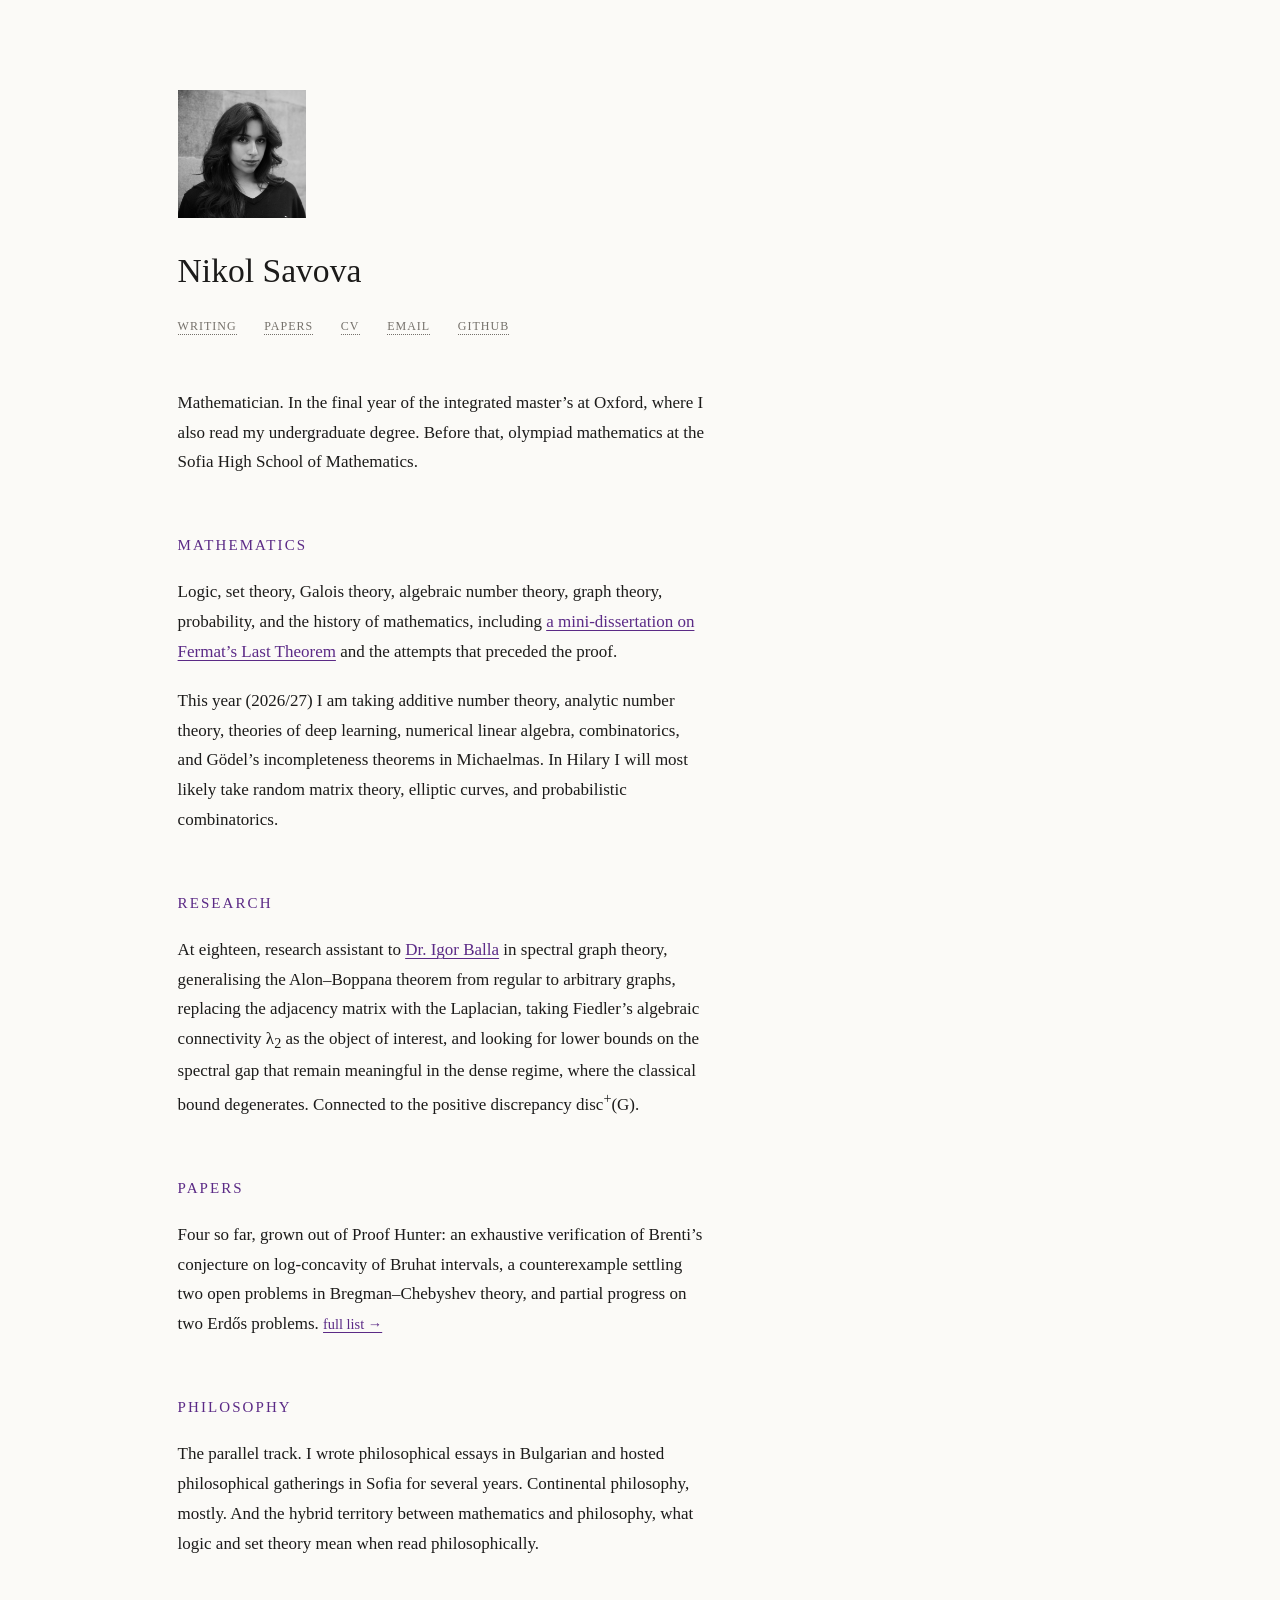
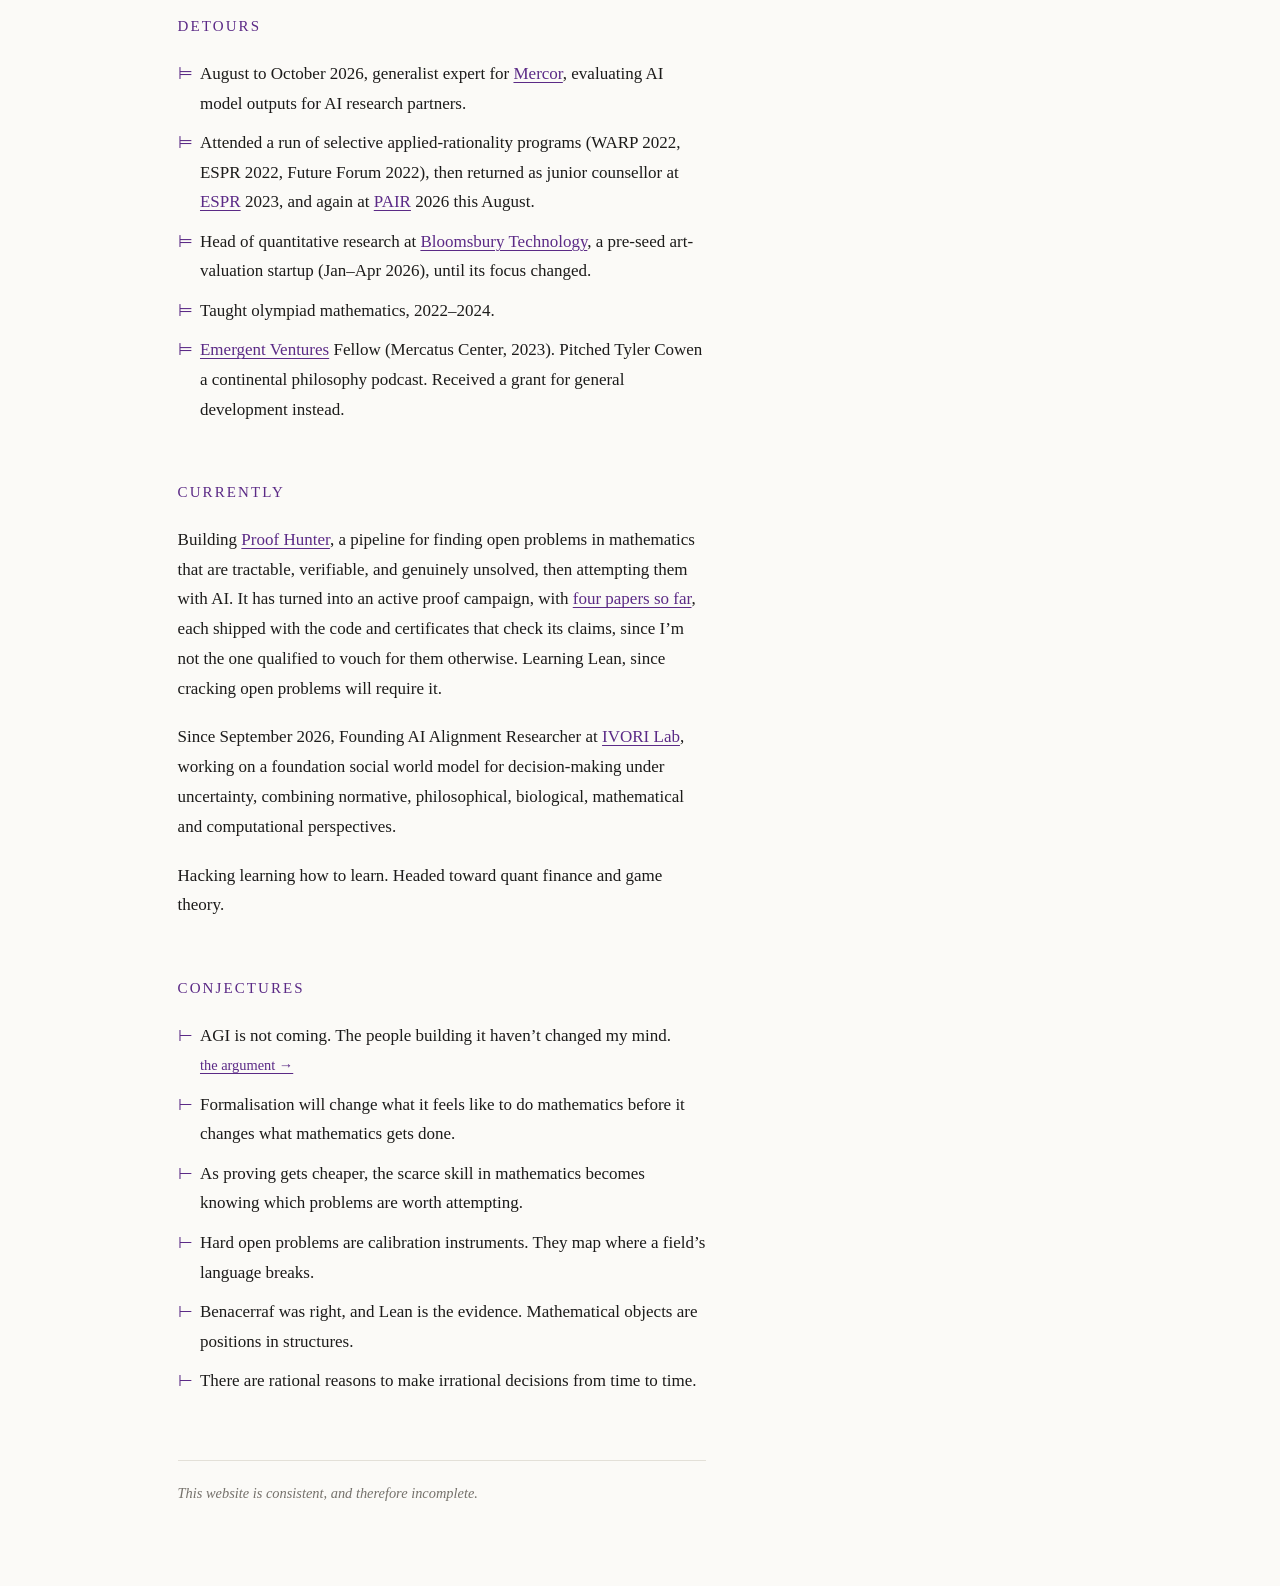
<file: index.html>
<!DOCTYPE html>
<html lang="en">
<head>
  <meta charset="UTF-8">
  <meta name="viewport" content="width=device-width, initial-scale=1.0">
  <title>Nikol Savova</title>
  <meta name="description" content="Nikol Savova, mathematician at Oxford. Spectral graph theory, logic and set theory, formalisation, and the occasional philosophical gathering.">
  <link rel="stylesheet" href="style.css">
</head>
<body>
  <main>
    <header>
      <img class="portrait" src="portrait.jpg" alt="Nikol Savova">
      <h1>Nikol Savova</h1>
      <nav>
        <a href="writing.html">writing</a>
        <a href="papers.html">papers</a>
        <a href="cv.pdf">cv</a>
        <a href="mailto:nikol.p.savova@gmail.com">email</a>
        <a href="https://github.com/NikolSavova" target="_blank" rel="noopener noreferrer">github</a>
      </nav>
    </header>

    <p class="intro">
      Mathematician. In the final year of the integrated
      master&rsquo;s at Oxford, where I also read my undergraduate degree.
      Before that, olympiad mathematics at the Sofia High School of Mathematics.
    </p>

    <section>
      <h2>mathematics</h2>
      <p>
        Logic, set theory, Galois theory, algebraic number theory, graph
        theory, probability, and the history of mathematics, including
        <a href="writing/FLT.pdf">a mini-dissertation on Fermat&rsquo;s Last
        Theorem</a> and the attempts that preceded the proof.
      </p>
      <p>
        This year (2026/27) I am taking additive number theory, analytic
        number theory, theories of deep learning, numerical linear algebra,
        combinatorics, and G&ouml;del&rsquo;s incompleteness theorems in
        Michaelmas. In Hilary I will most likely take random matrix theory,
        elliptic curves, and probabilistic combinatorics.
      </p>
    </section>

    <section>
      <h2>research</h2>
      <p>
        At eighteen, research assistant to
        <a href="https://www.igorballa.com/" target="_blank" rel="noopener noreferrer">Dr.&nbsp;Igor Balla</a> in spectral
        graph theory, generalising the Alon&ndash;Boppana theorem from regular
        to arbitrary graphs, replacing the adjacency matrix with the
        Laplacian, taking Fiedler&rsquo;s algebraic connectivity
        &lambda;<sub>2</sub> as the object of interest, and looking for lower
        bounds on the spectral gap that remain meaningful in the dense regime,
        where the classical bound degenerates. Connected to the positive
        discrepancy disc<sup>+</sup>(G).
      </p>
    </section>

    <section>
      <h2>papers</h2>
      <p>
        Four so far, grown out of Proof Hunter: an exhaustive verification
        of Brenti&rsquo;s conjecture on log-concavity of Bruhat intervals, a
        counterexample settling two open problems in Bregman&ndash;Chebyshev
        theory, and partial progress on two Erdős problems.
        <a class="post-link" href="papers.html">full list &rarr;</a>
      </p>
    </section>

    <section>
      <h2>philosophy</h2>
      <p>
        The parallel track. I wrote philosophical essays in Bulgarian and
        hosted philosophical gatherings in Sofia for several years. Continental
        philosophy, mostly. And the hybrid territory between mathematics
        and philosophy, what logic and set theory mean when read philosophically.
      </p>
    </section>

    <section>
      <h2>detours</h2>
      <ul class="facts">
        <li>August to October 2026, generalist expert for <a href="https://mercor.com" target="_blank" rel="noopener noreferrer">Mercor</a>, evaluating AI model outputs for AI research partners.</li>
        <li>Attended a run of selective applied-rationality programs (WARP 2022, ESPR 2022, Future Forum 2022), then returned as junior counsellor at <a href="https://espr.camp/" target="_blank" rel="noopener noreferrer">ESPR</a> 2023, and again at <a href="https://pair.camp/" target="_blank" rel="noopener noreferrer"><span title="Program on AI and Reasoning">PAIR</span></a> 2026 this August.</li>
        <li>Head of quantitative research at <a href="https://www.bloomsburytech.com" target="_blank" rel="noopener noreferrer">Bloomsbury Technology</a>, a pre-seed art-valuation startup (Jan&ndash;Apr 2026), until its focus changed.</li>
        <li>Taught olympiad mathematics, 2022&ndash;2024.</li>
        <li><a href="https://www.mercatus.org/emergent-ventures" target="_blank" rel="noopener noreferrer">Emergent Ventures</a> Fellow (Mercatus Center, 2023). Pitched Tyler Cowen a continental philosophy podcast. Received a grant for general development instead.</li>
      </ul>
    </section>

    <section>
      <h2>currently</h2>
      <p>
        Building <a href="https://github.com/NikolSavova/proof-hunter" target="_blank" rel="noopener noreferrer">Proof Hunter</a>,
        a pipeline for finding open problems in mathematics that are
        tractable, verifiable, and genuinely unsolved, then attempting them
        with AI. It has turned into an active proof campaign, with
        <a href="papers.html">four papers so far</a>, each shipped with the
        code and certificates that check its claims, since I&rsquo;m not the
        one qualified to vouch for them otherwise. Learning Lean, since
        cracking open problems will require it.
      </p>
      <p>
        Since September 2026, Founding AI Alignment Researcher at
        <a href="https://ivorilab.com/" target="_blank" rel="noopener noreferrer">IVORI Lab</a>,
        working on a foundation social world model for decision-making under
        uncertainty, combining normative, philosophical, biological,
        mathematical and computational perspectives.
      </p>
      <p>
        Hacking learning how to learn. Headed toward quant finance and game
        theory.
      </p>
    </section>

    <section>
      <h2>conjectures</h2>
      <ul class="conjectures">
        <li>
          AGI is not coming. The people building it haven&rsquo;t changed my mind.
          <a class="post-link" href="writing/agi-is-not-coming.html">the argument &rarr;</a>
        </li>
        <li>
          Formalisation will change what it feels like to do mathematics
          before it changes what mathematics gets done.
        </li>
        <li>
          As proving gets cheaper, the scarce skill in mathematics becomes
          knowing which problems are worth attempting.
        </li>
        <li>
          Hard open problems are calibration instruments. They map where a
          field&rsquo;s language breaks.
        </li>
        <li>
          Benacerraf was right, and Lean is the evidence. Mathematical
          objects are positions in structures.
        </li>
        <li>
          There are rational reasons to make irrational decisions from time to time.
        </li>
      </ul>
    </section>

    <footer>
      <p>
        This website is consistent, and therefore incomplete.
      </p>
    </footer>
  </main>
</body>
</html>
</file>
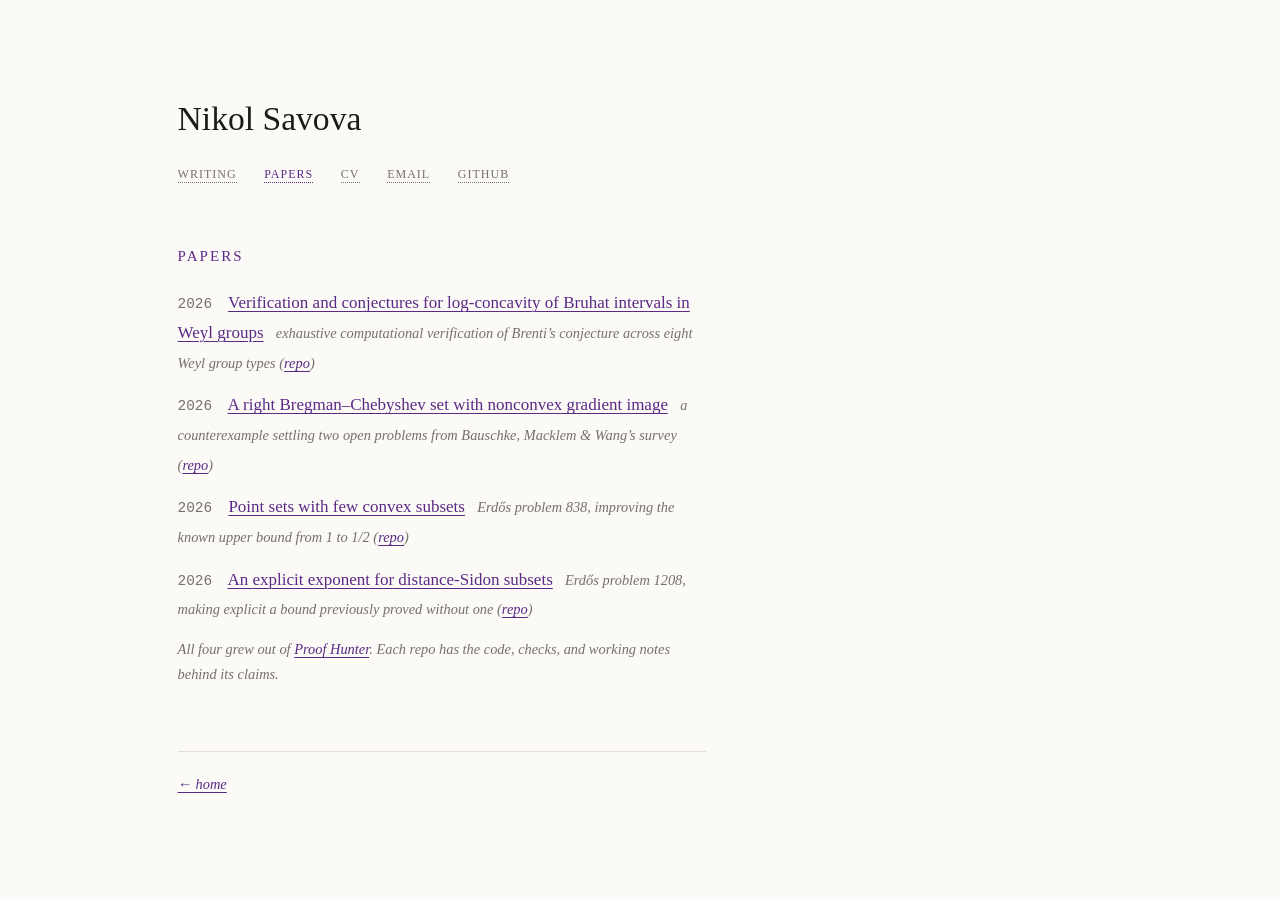
<file: papers.html>
<!DOCTYPE html>
<html lang="en">
<head>
  <meta charset="UTF-8">
  <meta name="viewport" content="width=device-width, initial-scale=1.0">
  <title>Papers — Nikol Savova</title>
  <meta name="description" content="Papers by Nikol Savova, grown out of Proof Hunter, including log-concavity of Bruhat intervals, a Bregman&ndash;Chebyshev counterexample, and two Erdős problems.">
  <link rel="stylesheet" href="style.css">
</head>
<body>
  <main>
    <header>
      <h1><a class="home" href="index.html">Nikol Savova</a></h1>
      <nav>
        <a href="writing.html">writing</a>
        <a href="papers.html" aria-current="page">papers</a>
        <a href="cv.pdf">cv</a>
        <a href="mailto:nikol.p.savova@gmail.com">email</a>
        <a href="https://github.com/NikolSavova" target="_blank" rel="noopener noreferrer">github</a>
      </nav>
    </header>

    <section>
      <h2>papers</h2>
      <ul class="post-list">
        <li>
          <span class="date">2026</span>
          <a href="https://github.com/NikolSavova/bruhat-interval-log-concavity/blob/main/paper/main.pdf" target="_blank" rel="noopener noreferrer">Verification and conjectures for log-concavity of Bruhat intervals in Weyl groups</a>
          <span class="note">exhaustive computational verification of Brenti&rsquo;s conjecture across eight Weyl group types (<a href="https://github.com/NikolSavova/bruhat-interval-log-concavity" target="_blank" rel="noopener noreferrer">repo</a>)</span>
        </li>
        <li>
          <span class="date">2026</span>
          <a href="https://github.com/NikolSavova/bregman-chebyshev-counterexample/blob/main/paper/main.pdf" target="_blank" rel="noopener noreferrer">A right Bregman&ndash;Chebyshev set with nonconvex gradient image</a>
          <span class="note">a counterexample settling two open problems from Bauschke, Macklem &amp; Wang&rsquo;s survey (<a href="https://github.com/NikolSavova/bregman-chebyshev-counterexample" target="_blank" rel="noopener noreferrer">repo</a>)</span>
        </li>
        <li>
          <span class="date">2026</span>
          <a href="https://github.com/NikolSavova/erdos-838-convex-subsets/blob/main/paper/main.pdf" target="_blank" rel="noopener noreferrer">Point sets with few convex subsets</a>
          <span class="note">Erdős problem 838, improving the known upper bound from 1 to 1/2 (<a href="https://github.com/NikolSavova/erdos-838-convex-subsets" target="_blank" rel="noopener noreferrer">repo</a>)</span>
        </li>
        <li>
          <span class="date">2026</span>
          <a href="https://github.com/NikolSavova/erdos-1208-distance-sidon/blob/main/paper/main.pdf" target="_blank" rel="noopener noreferrer">An explicit exponent for distance-Sidon subsets</a>
          <span class="note">Erdős problem 1208, making explicit a bound previously proved without one (<a href="https://github.com/NikolSavova/erdos-1208-distance-sidon" target="_blank" rel="noopener noreferrer">repo</a>)</span>
        </li>
      </ul>
      <p class="quiet">
        All four grew out of <a href="https://github.com/NikolSavova/proof-hunter" target="_blank" rel="noopener noreferrer">Proof Hunter</a>. Each repo has the code, checks, and working notes behind its claims.
      </p>
    </section>

    <footer>
      <p><a href="index.html">&larr; home</a></p>
    </footer>
  </main>
</body>
</html>
</file>
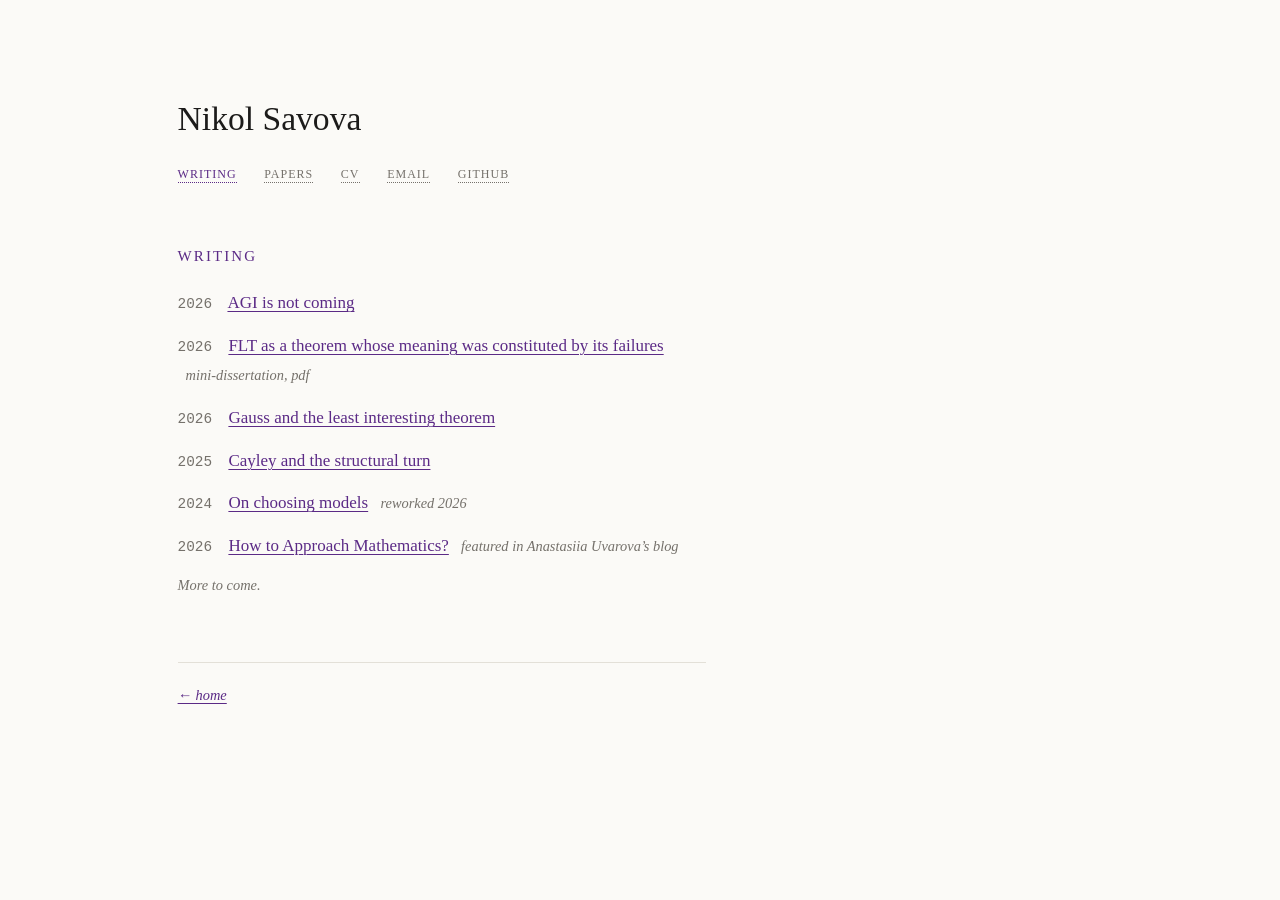
<file: writing.html>
<!DOCTYPE html>
<html lang="en">
<head>
  <meta charset="UTF-8">
  <meta name="viewport" content="width=device-width, initial-scale=1.0">
  <title>Writing — Nikol Savova</title>
  <link rel="stylesheet" href="style.css">
</head>
<body>
  <main>
    <header>
      <h1><a class="home" href="index.html">Nikol Savova</a></h1>
      <nav>
        <a href="writing.html" aria-current="page">writing</a>
        <a href="papers.html">papers</a>
        <a href="cv.pdf">cv</a>
        <a href="mailto:nikol.p.savova@gmail.com">email</a>
        <a href="https://github.com/NikolSavova" target="_blank" rel="noopener noreferrer">github</a>
      </nav>
    </header>

    <section>
      <h2>writing</h2>
      <ul class="post-list">
        <li>
          <span class="date">2026</span>
          <a href="writing/agi-is-not-coming.html">AGI is not coming</a>
        </li>
        <li>
          <span class="date">2026</span>
          <a href="writing/FLT.pdf">FLT as a theorem whose meaning was constituted by its failures</a>
          <span class="note">mini-dissertation, pdf</span>
        </li>
        <li>
          <span class="date">2026</span>
          <a href="writing/gauss-least-interesting.html">Gauss and the least interesting theorem</a>
        </li>
        <li>
          <span class="date">2025</span>
          <a href="writing/cayley-structural-turn.html">Cayley and the structural turn</a>
        </li>
        <li>
          <span class="date">2024</span>
          <a href="writing/on-choosing-models.html">On choosing models</a>
          <span class="note">reworked 2026</span>
        </li>
        <li>
          <span class="date">2026</span>
          <a href="https://medium.com/@nastiauvarova918/how-to-approach-mathematics-42625770e377" target="_blank" rel="noopener noreferrer">How to Approach Mathematics?</a>
          <span class="note">featured in Anastasiia Uvarova&rsquo;s blog</span>
        </li>
      </ul>
      <p class="quiet">
        More to come.
      </p>
    </section>

    <footer>
      <p><a href="index.html">&larr; home</a></p>
    </footer>
  </main>
</body>
</html>
</file>
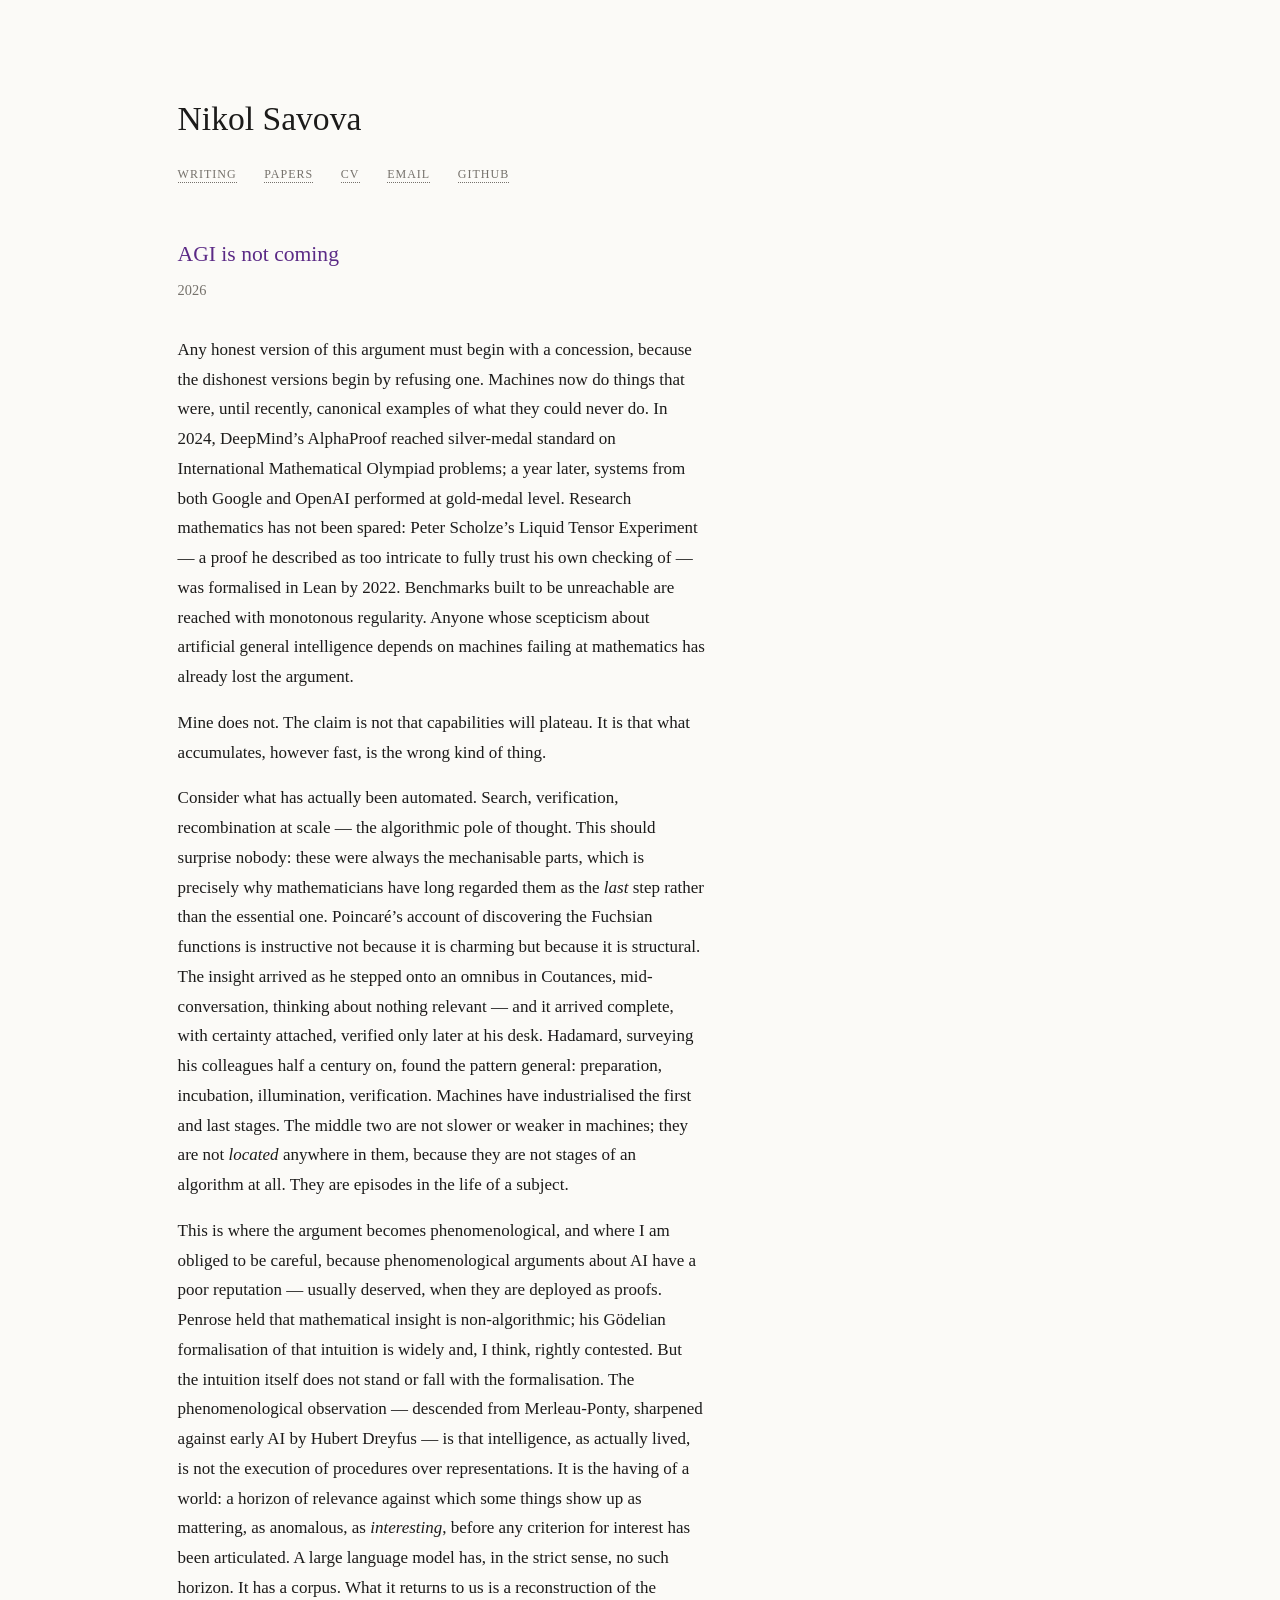
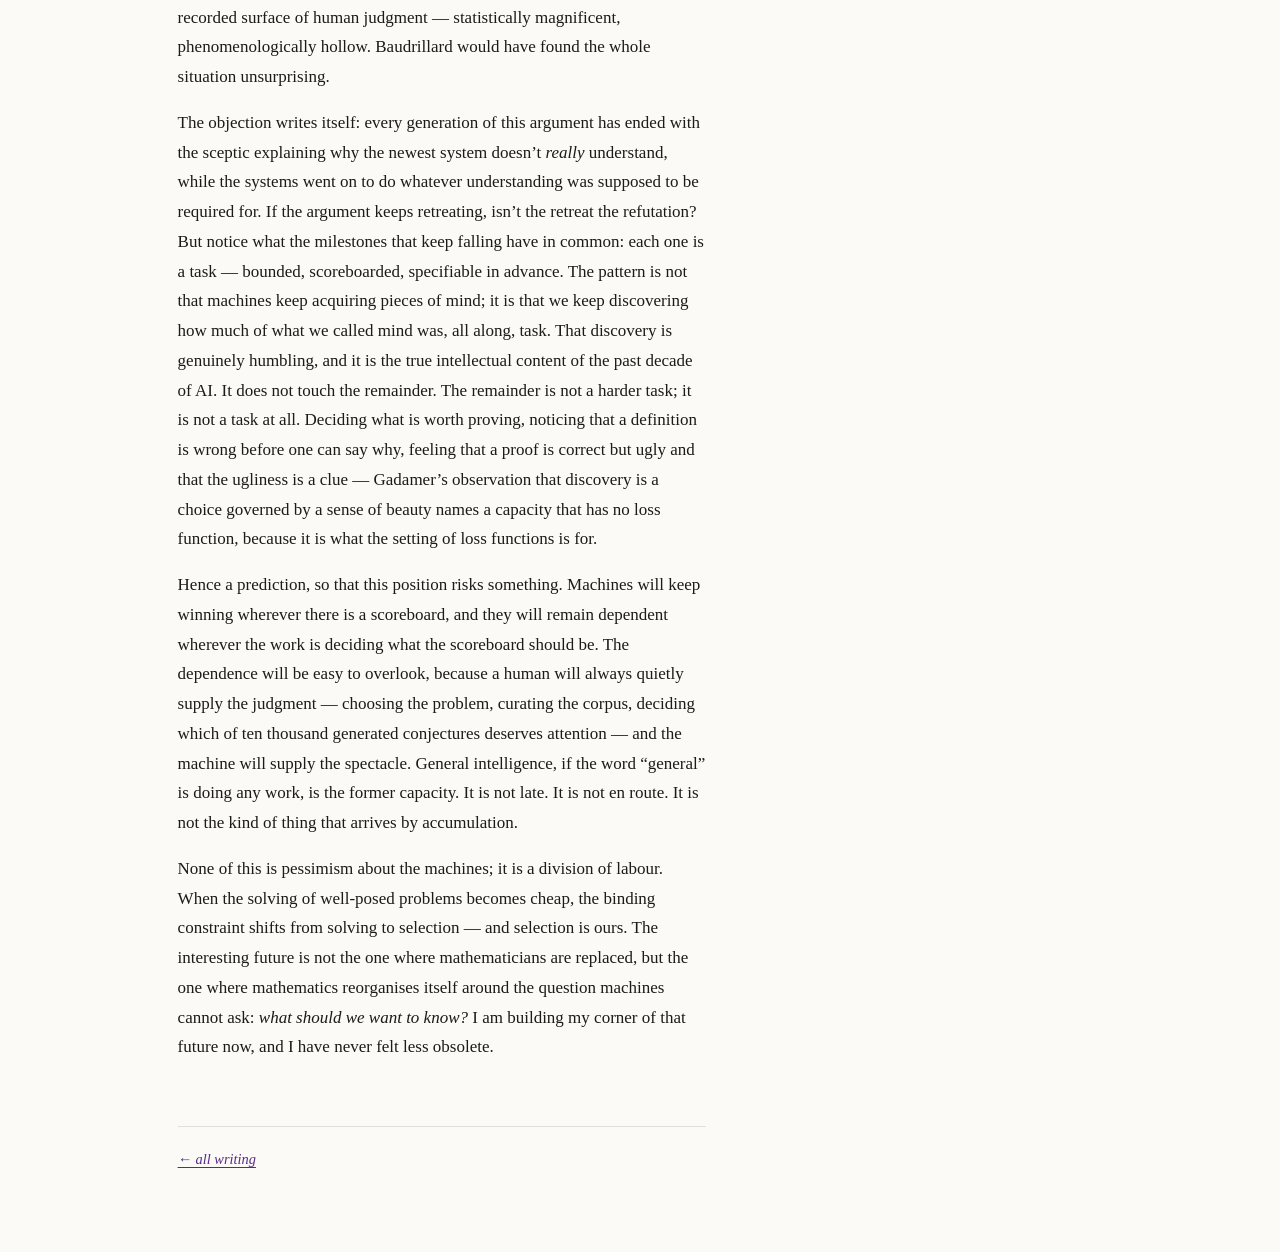
<file: writing/agi-is-not-coming.html>
<!DOCTYPE html>
<html lang="en">
<head>
  <meta charset="UTF-8">
  <meta name="viewport" content="width=device-width, initial-scale=1.0">
  <title>AGI is not coming — Nikol Savova</title>
  <link rel="stylesheet" href="../style.css">
</head>
<body>
  <main>
    <header>
      <h1><a class="home" href="../index.html">Nikol Savova</a></h1>
      <nav>
        <a href="../writing.html">writing</a>
        <a href="../papers.html">papers</a>
        <a href="../cv.pdf">cv</a>
        <a href="mailto:nikol.p.savova@gmail.com">email</a>
        <a href="https://github.com/NikolSavova" target="_blank" rel="noopener noreferrer">github</a>
      </nav>
    </header>

    <article>
      <h2>AGI is not coming</h2>
      <p class="date">2026</p>

      <p>
        Any honest version of this argument must begin with a concession,
        because the dishonest versions begin by refusing one. Machines now do
        things that were, until recently, canonical examples of what they could
        never do. In 2024, DeepMind&rsquo;s AlphaProof reached silver-medal
        standard on International Mathematical Olympiad problems; a year later,
        systems from both Google and OpenAI performed at gold-medal level.
        Research mathematics has not been spared: Peter Scholze&rsquo;s Liquid
        Tensor Experiment &mdash; a proof he described as too intricate to
        fully trust his own checking of &mdash; was formalised in Lean by 2022.
        Benchmarks built to be unreachable are reached with monotonous
        regularity. Anyone whose scepticism about artificial general
        intelligence depends on machines failing at mathematics has already
        lost the argument.
      </p>

      <p>
        Mine does not. The claim is not that capabilities will plateau. It is
        that what accumulates, however fast, is the wrong kind of thing.
      </p>

      <p>
        Consider what has actually been automated. Search, verification,
        recombination at scale &mdash; the algorithmic pole of thought. This
        should surprise nobody: these were always the mechanisable parts, which
        is precisely why mathematicians have long regarded them as the
        <em>last</em> step rather than the essential one. Poincar&eacute;&rsquo;s
        account of discovering the Fuchsian functions is instructive not
        because it is charming but because it is structural. The insight
        arrived as he stepped onto an omnibus in Coutances, mid-conversation,
        thinking about nothing relevant &mdash; and it arrived complete, with
        certainty attached, verified only later at his desk. Hadamard,
        surveying his colleagues half a century on, found the pattern general:
        preparation, incubation, illumination, verification. Machines have
        industrialised the first and last stages. The middle two are not slower
        or weaker in machines; they are not <em>located</em> anywhere in them,
        because they are not stages of an algorithm at all. They are episodes
        in the life of a subject.
      </p>

      <p>
        This is where the argument becomes phenomenological, and where I am
        obliged to be careful, because phenomenological arguments about AI have
        a poor reputation &mdash; usually deserved, when they are deployed as
        proofs. Penrose held that mathematical insight is non-algorithmic; his
        G&ouml;delian formalisation of that intuition is widely and, I think,
        rightly contested. But the intuition itself does not stand or fall with
        the formalisation. The phenomenological observation &mdash; descended
        from Merleau-Ponty, sharpened against early AI by Hubert Dreyfus
        &mdash; is that intelligence, as actually lived, is not the execution
        of procedures over representations. It is the having of a world: a
        horizon of relevance against which some things show up as mattering, as
        anomalous, as <em>interesting</em>, before any criterion for interest
        has been articulated. A large language model has, in the strict sense,
        no such horizon. It has a corpus. What it returns to us is a
        reconstruction of the recorded surface of human judgment &mdash;
        statistically magnificent, phenomenologically hollow. Baudrillard would
        have found the whole situation unsurprising.
      </p>

      <p>
        The objection writes itself: every generation of this argument has
        ended with the sceptic explaining why the newest system doesn&rsquo;t
        <em>really</em> understand, while the systems went on to do whatever
        understanding was supposed to be required for. If the argument keeps
        retreating, isn&rsquo;t the retreat the refutation? But notice what the
        milestones that keep falling have in common: each one is a task &mdash;
        bounded, scoreboarded, specifiable in advance. The pattern is not that
        machines keep acquiring pieces of mind; it is that we keep discovering
        how much of what we called mind was, all along, task. That discovery is
        genuinely humbling, and it is the true intellectual content of the past
        decade of AI. It does not touch the remainder. The remainder is not a
        harder task; it is not a task at all. Deciding what is worth proving,
        noticing that a definition is wrong before one can say why, feeling
        that a proof is correct but ugly and that the ugliness is a clue
        &mdash; Gadamer&rsquo;s observation that discovery is a choice governed
        by a sense of beauty names a capacity that has no loss function,
        because it is what the setting of loss functions is for.
      </p>

      <p>
        Hence a prediction, so that this position risks something. Machines
        will keep winning wherever there is a scoreboard, and they will remain
        dependent wherever the work is deciding what the scoreboard should be.
        The dependence will be easy to overlook, because a human will always
        quietly supply the judgment &mdash; choosing the problem, curating the
        corpus, deciding which of ten thousand generated conjectures deserves
        attention &mdash; and the machine will supply the spectacle. General
        intelligence, if the word &ldquo;general&rdquo; is doing any work, is
        the former capacity. It is not late. It is not en route. It is not the
        kind of thing that arrives by accumulation.
      </p>

      <p>
        None of this is pessimism about the machines; it is a division of
        labour. When the solving of well-posed problems becomes cheap, the
        binding constraint shifts from solving to selection &mdash; and
        selection is ours. The interesting future is not the one where
        mathematicians are replaced, but the one where mathematics reorganises
        itself around the question machines cannot ask: <em>what should we
        want to know?</em> I am building my corner of that future now, and I
        have never felt less obsolete.
      </p>
    </article>

    <footer>
      <p><a href="../writing.html">&larr; all writing</a></p>
    </footer>
  </main>
</body>
</html>
</file>
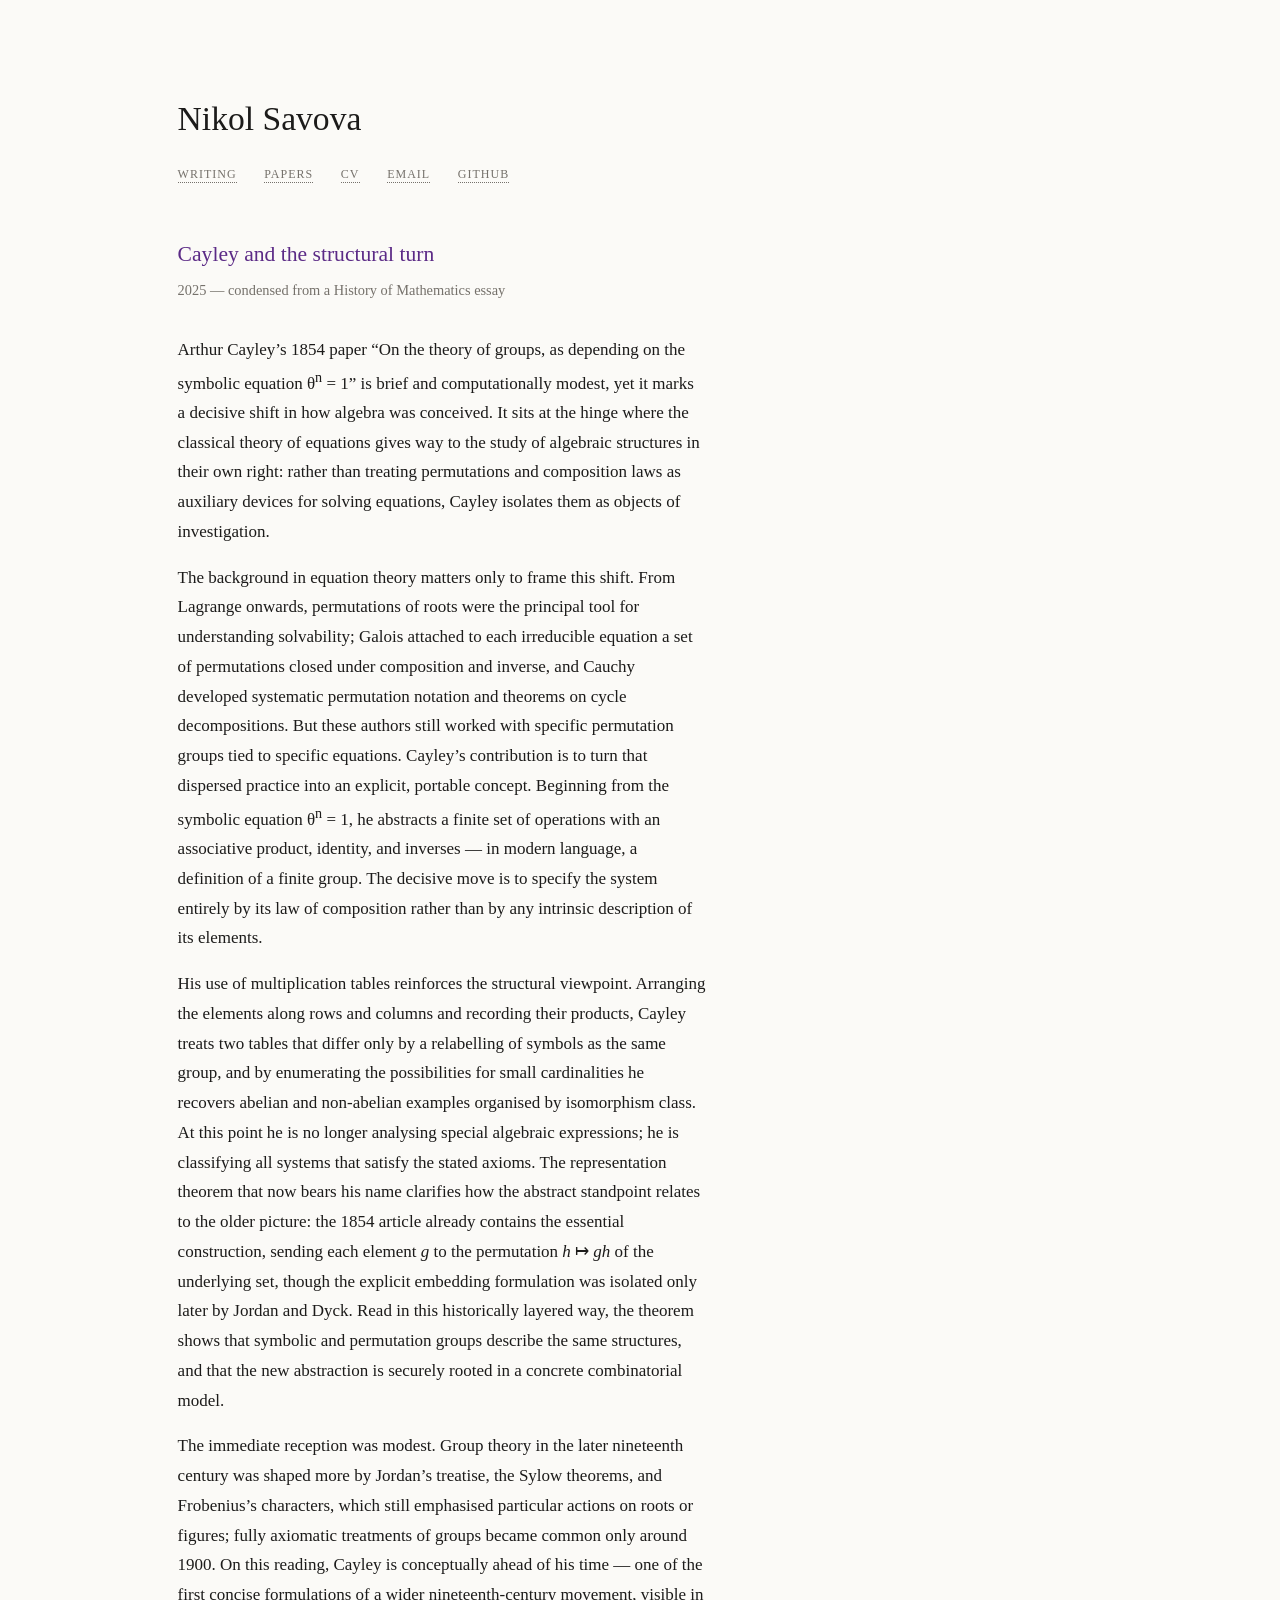
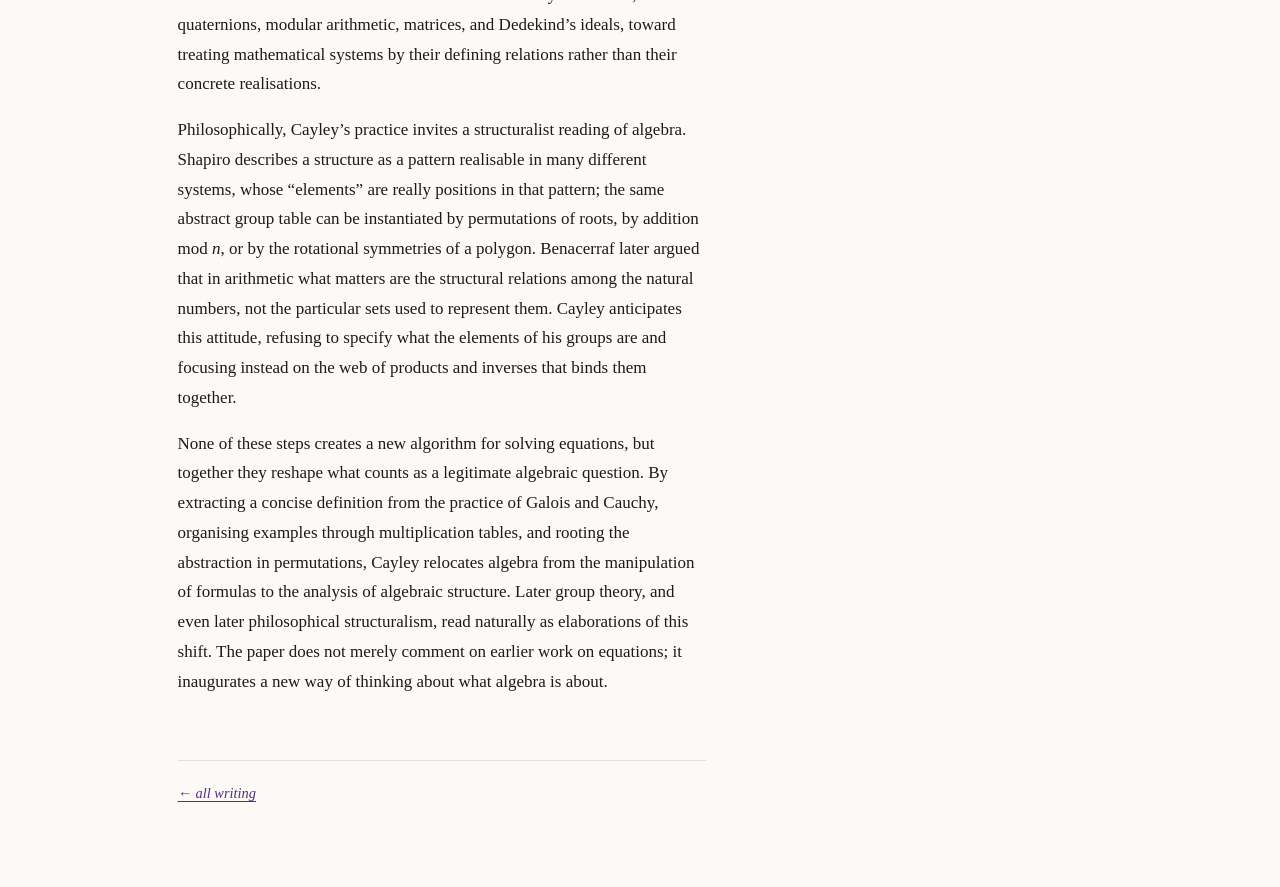
<file: writing/cayley-structural-turn.html>
<!DOCTYPE html>
<html lang="en">
<head>
  <meta charset="UTF-8">
  <meta name="viewport" content="width=device-width, initial-scale=1.0">
  <title>Cayley and the structural turn — Nikol Savova</title>
  <link rel="stylesheet" href="../style.css">
</head>
<body>
  <main>
    <header>
      <h1><a class="home" href="../index.html">Nikol Savova</a></h1>
      <nav>
        <a href="../writing.html">writing</a>
        <a href="../papers.html">papers</a>
        <a href="../cv.pdf">cv</a>
        <a href="mailto:nikol.p.savova@gmail.com">email</a>
        <a href="https://github.com/NikolSavova" target="_blank" rel="noopener noreferrer">github</a>
      </nav>
    </header>

    <article>
      <h2>Cayley and the structural turn</h2>
      <p class="date">2025 &mdash; condensed from a History of Mathematics essay</p>

      <p>
        Arthur Cayley&rsquo;s 1854 paper &ldquo;On the theory of groups, as
        depending on the symbolic equation &theta;<sup>n</sup>&nbsp;=&nbsp;1&rdquo;
        is brief and computationally modest, yet it marks a decisive shift in
        how algebra was conceived. It sits at the hinge where the classical
        theory of equations gives way to the study of algebraic structures in
        their own right: rather than treating permutations and composition laws
        as auxiliary devices for solving equations, Cayley isolates them as
        objects of investigation.
      </p>

      <p>
        The background in equation theory matters only to frame this shift.
        From Lagrange onwards, permutations of roots were the principal tool
        for understanding solvability; Galois attached to each irreducible
        equation a set of permutations closed under composition and inverse,
        and Cauchy developed systematic permutation notation and theorems on
        cycle decompositions. But these authors still worked with specific
        permutation groups tied to specific equations. Cayley&rsquo;s
        contribution is to turn that dispersed practice into an explicit,
        portable concept. Beginning from the symbolic equation
        &theta;<sup>n</sup>&nbsp;=&nbsp;1, he abstracts a finite set of
        operations with an associative product, identity, and inverses &mdash;
        in modern language, a definition of a finite group. The decisive move
        is to specify the system entirely by its law of composition rather
        than by any intrinsic description of its elements.
      </p>

      <p>
        His use of multiplication tables reinforces the structural viewpoint.
        Arranging the elements along rows and columns and recording their
        products, Cayley treats two tables that differ only by a relabelling of
        symbols as the same group, and by enumerating the possibilities for
        small cardinalities he recovers abelian and non-abelian examples
        organised by isomorphism class. At this point he is no longer analysing
        special algebraic expressions; he is classifying all systems that
        satisfy the stated axioms. The representation theorem that now bears
        his name clarifies how the abstract standpoint relates to the older
        picture: the 1854 article already contains the essential construction,
        sending each element <em>g</em> to the permutation
        <em>h</em>&nbsp;&mapsto;&nbsp;<em>gh</em> of the underlying set, though
        the explicit embedding formulation was isolated only later by Jordan
        and Dyck. Read in this historically layered way, the theorem shows that
        symbolic and permutation groups describe the same structures, and that
        the new abstraction is securely rooted in a concrete combinatorial
        model.
      </p>

      <p>
        The immediate reception was modest. Group theory in the later
        nineteenth century was shaped more by Jordan&rsquo;s treatise, the
        Sylow theorems, and Frobenius&rsquo;s characters, which still
        emphasised particular actions on roots or figures; fully axiomatic
        treatments of groups became common only around 1900. On this reading,
        Cayley is conceptually ahead of his time &mdash; one of the first
        concise formulations of a wider nineteenth-century movement, visible in
        quaternions, modular arithmetic, matrices, and Dedekind&rsquo;s ideals,
        toward treating mathematical systems by their defining relations rather
        than their concrete realisations.
      </p>

      <p>
        Philosophically, Cayley&rsquo;s practice invites a structuralist
        reading of algebra. Shapiro describes a structure as a pattern
        realisable in many different systems, whose &ldquo;elements&rdquo; are
        really positions in that pattern; the same abstract group table can be
        instantiated by permutations of roots, by addition mod <em>n</em>, or
        by the rotational symmetries of a polygon. Benacerraf later argued that
        in arithmetic what matters are the structural relations among the
        natural numbers, not the particular sets used to represent them. Cayley
        anticipates this attitude, refusing to specify what the elements of his
        groups are and focusing instead on the web of products and inverses
        that binds them together.
      </p>

      <p>
        None of these steps creates a new algorithm for solving equations, but
        together they reshape what counts as a legitimate algebraic question.
        By extracting a concise definition from the practice of Galois and
        Cauchy, organising examples through multiplication tables, and rooting
        the abstraction in permutations, Cayley relocates algebra from the
        manipulation of formulas to the analysis of algebraic structure. Later
        group theory, and even later philosophical structuralism, read
        naturally as elaborations of this shift. The paper does not merely
        comment on earlier work on equations; it inaugurates a new way of
        thinking about what algebra is about.
      </p>
    </article>

    <footer>
      <p><a href="../writing.html">&larr; all writing</a></p>
    </footer>
  </main>
</body>
</html>
</file>
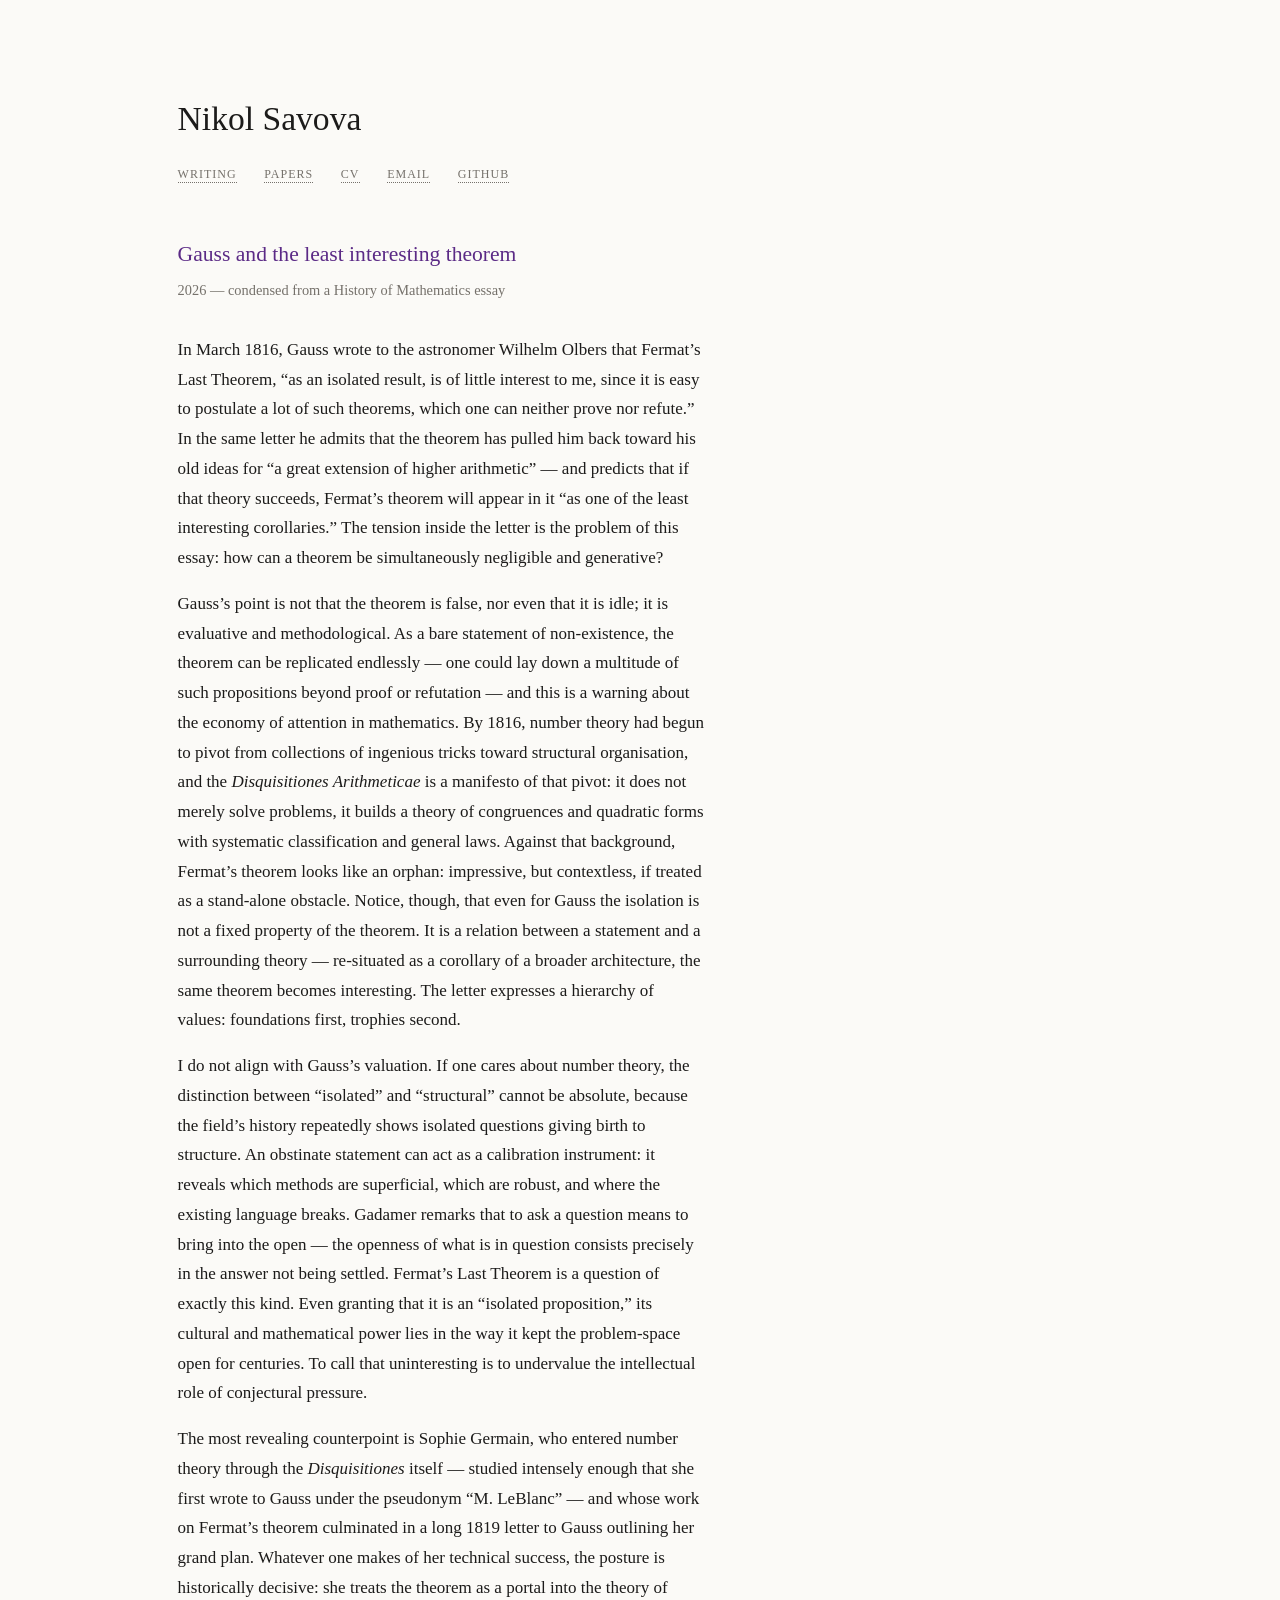
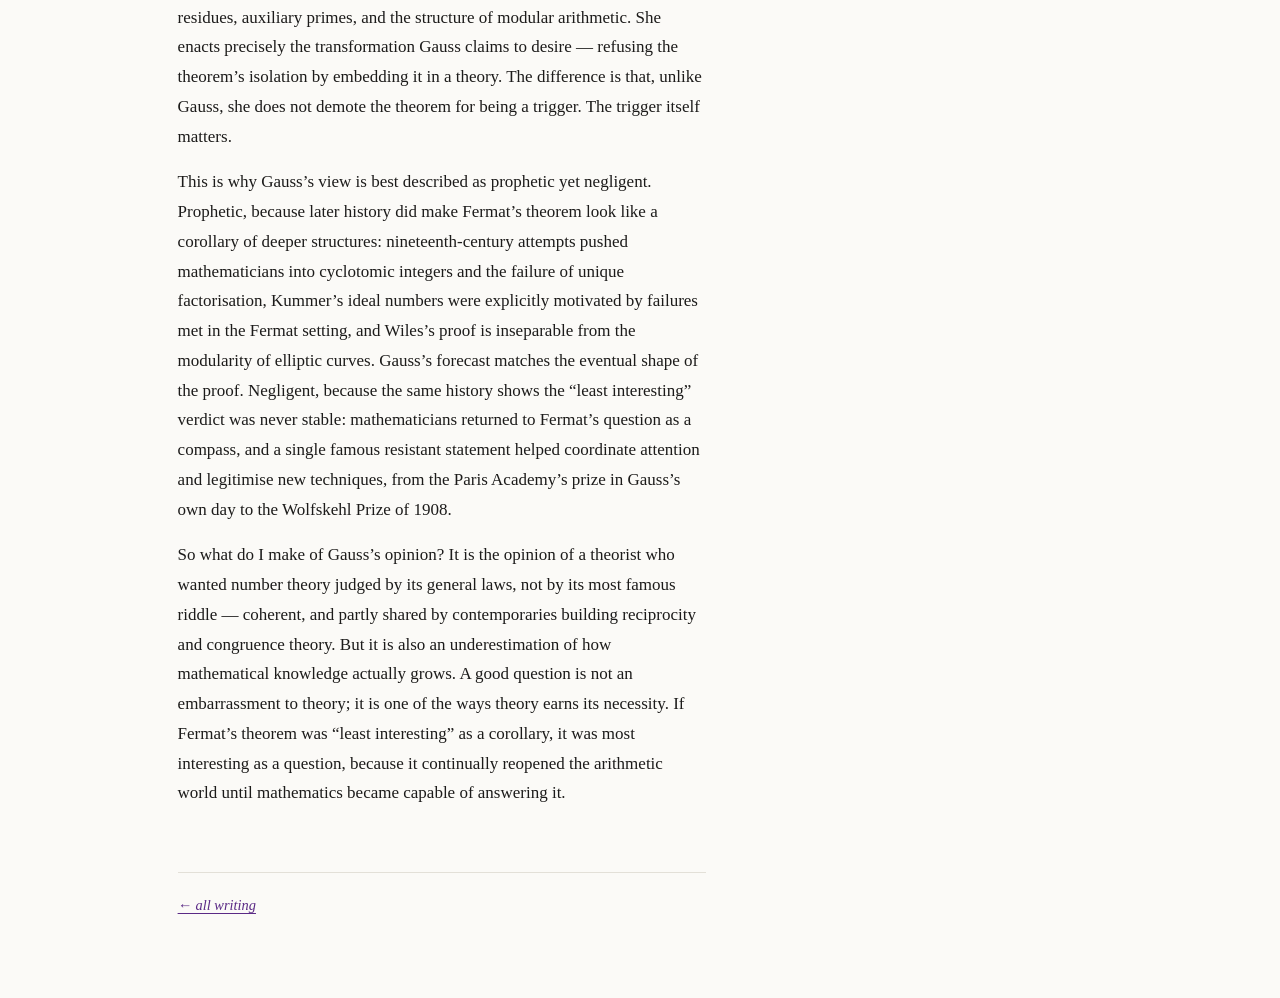
<file: writing/gauss-least-interesting.html>
<!DOCTYPE html>
<html lang="en">
<head>
  <meta charset="UTF-8">
  <meta name="viewport" content="width=device-width, initial-scale=1.0">
  <title>Gauss and the least interesting theorem — Nikol Savova</title>
  <link rel="stylesheet" href="../style.css">
</head>
<body>
  <main>
    <header>
      <h1><a class="home" href="../index.html">Nikol Savova</a></h1>
      <nav>
        <a href="../writing.html">writing</a>
        <a href="../papers.html">papers</a>
        <a href="../cv.pdf">cv</a>
        <a href="mailto:nikol.p.savova@gmail.com">email</a>
        <a href="https://github.com/NikolSavova" target="_blank" rel="noopener noreferrer">github</a>
      </nav>
    </header>

    <article>
      <h2>Gauss and the least interesting theorem</h2>
      <p class="date">2026 &mdash; condensed from a History of Mathematics essay</p>

      <p>
        In March 1816, Gauss wrote to the astronomer Wilhelm Olbers that
        Fermat&rsquo;s Last Theorem, &ldquo;as an isolated result, is of little
        interest to me, since it is easy to postulate a lot of such theorems,
        which one can neither prove nor refute.&rdquo; In the same letter he
        admits that the theorem has pulled him back toward his old ideas for
        &ldquo;a great extension of higher arithmetic&rdquo; &mdash; and
        predicts that if that theory succeeds, Fermat&rsquo;s theorem will
        appear in it &ldquo;as one of the least interesting corollaries.&rdquo;
        The tension inside the letter is the problem of this essay: how can a
        theorem be simultaneously negligible and generative?
      </p>

      <p>
        Gauss&rsquo;s point is not that the theorem is false, nor even that it
        is idle; it is evaluative and methodological. As a bare statement of
        non-existence, the theorem can be replicated endlessly &mdash; one
        could lay down a multitude of such propositions beyond proof or
        refutation &mdash; and this is a warning about the economy of attention
        in mathematics. By 1816, number theory had begun to pivot from
        collections of ingenious tricks toward structural organisation, and the
        <em>Disquisitiones Arithmeticae</em> is a manifesto of that pivot: it
        does not merely solve problems, it builds a theory of congruences and
        quadratic forms with systematic classification and general laws.
        Against that background, Fermat&rsquo;s theorem looks like an orphan:
        impressive, but contextless, if treated as a stand-alone obstacle.
        Notice, though, that even for Gauss the isolation is not a fixed
        property of the theorem. It is a relation between a statement and a
        surrounding theory &mdash; re-situated as a corollary of a broader
        architecture, the same theorem becomes interesting. The letter
        expresses a hierarchy of values: foundations first, trophies second.
      </p>

      <p>
        I do not align with Gauss&rsquo;s valuation. If one cares about number
        theory, the distinction between &ldquo;isolated&rdquo; and
        &ldquo;structural&rdquo; cannot be absolute, because the field&rsquo;s
        history repeatedly shows isolated questions giving birth to structure.
        An obstinate statement can act as a calibration instrument: it reveals
        which methods are superficial, which are robust, and where the existing
        language breaks. Gadamer remarks that to ask a question means to bring
        into the open &mdash; the openness of what is in question consists
        precisely in the answer not being settled. Fermat&rsquo;s Last Theorem
        is a question of exactly this kind. Even granting that it is an
        &ldquo;isolated proposition,&rdquo; its cultural and mathematical power
        lies in the way it kept the problem-space open for centuries. To call
        that uninteresting is to undervalue the intellectual role of
        conjectural pressure.
      </p>

      <p>
        The most revealing counterpoint is Sophie Germain, who entered number
        theory through the <em>Disquisitiones</em> itself &mdash; studied
        intensely enough that she first wrote to Gauss under the pseudonym
        &ldquo;M.&nbsp;LeBlanc&rdquo; &mdash; and whose work on Fermat&rsquo;s
        theorem culminated in a long 1819 letter to Gauss outlining her grand
        plan. Whatever one makes of her technical success, the posture is
        historically decisive: she treats the theorem as a portal into the
        theory of residues, auxiliary primes, and the structure of modular
        arithmetic. She enacts precisely the transformation Gauss claims to
        desire &mdash; refusing the theorem&rsquo;s isolation by embedding it
        in a theory. The difference is that, unlike Gauss, she does not demote
        the theorem for being a trigger. The trigger itself matters.
      </p>

      <p>
        This is why Gauss&rsquo;s view is best described as prophetic yet
        negligent. Prophetic, because later history did make Fermat&rsquo;s
        theorem look like a corollary of deeper structures: nineteenth-century
        attempts pushed mathematicians into cyclotomic integers and the failure
        of unique factorisation, Kummer&rsquo;s ideal numbers were explicitly
        motivated by failures met in the Fermat setting, and Wiles&rsquo;s
        proof is inseparable from the modularity of elliptic curves.
        Gauss&rsquo;s forecast matches the eventual shape of the proof.
        Negligent, because the same history shows the &ldquo;least
        interesting&rdquo; verdict was never stable: mathematicians returned to
        Fermat&rsquo;s question as a compass, and a single famous resistant
        statement helped coordinate attention and legitimise new techniques,
        from the Paris Academy&rsquo;s prize in Gauss&rsquo;s own day to the
        Wolfskehl Prize of 1908.
      </p>

      <p>
        So what do I make of Gauss&rsquo;s opinion? It is the opinion of a
        theorist who wanted number theory judged by its general laws, not by
        its most famous riddle &mdash; coherent, and partly shared by
        contemporaries building reciprocity and congruence theory. But it is
        also an underestimation of how mathematical knowledge actually grows. A
        good question is not an embarrassment to theory; it is one of the ways
        theory earns its necessity. If Fermat&rsquo;s theorem was &ldquo;least
        interesting&rdquo; as a corollary, it was most interesting as a
        question, because it continually reopened the arithmetic world until
        mathematics became capable of answering it.
      </p>
    </article>

    <footer>
      <p><a href="../writing.html">&larr; all writing</a></p>
    </footer>
  </main>
</body>
</html>
</file>
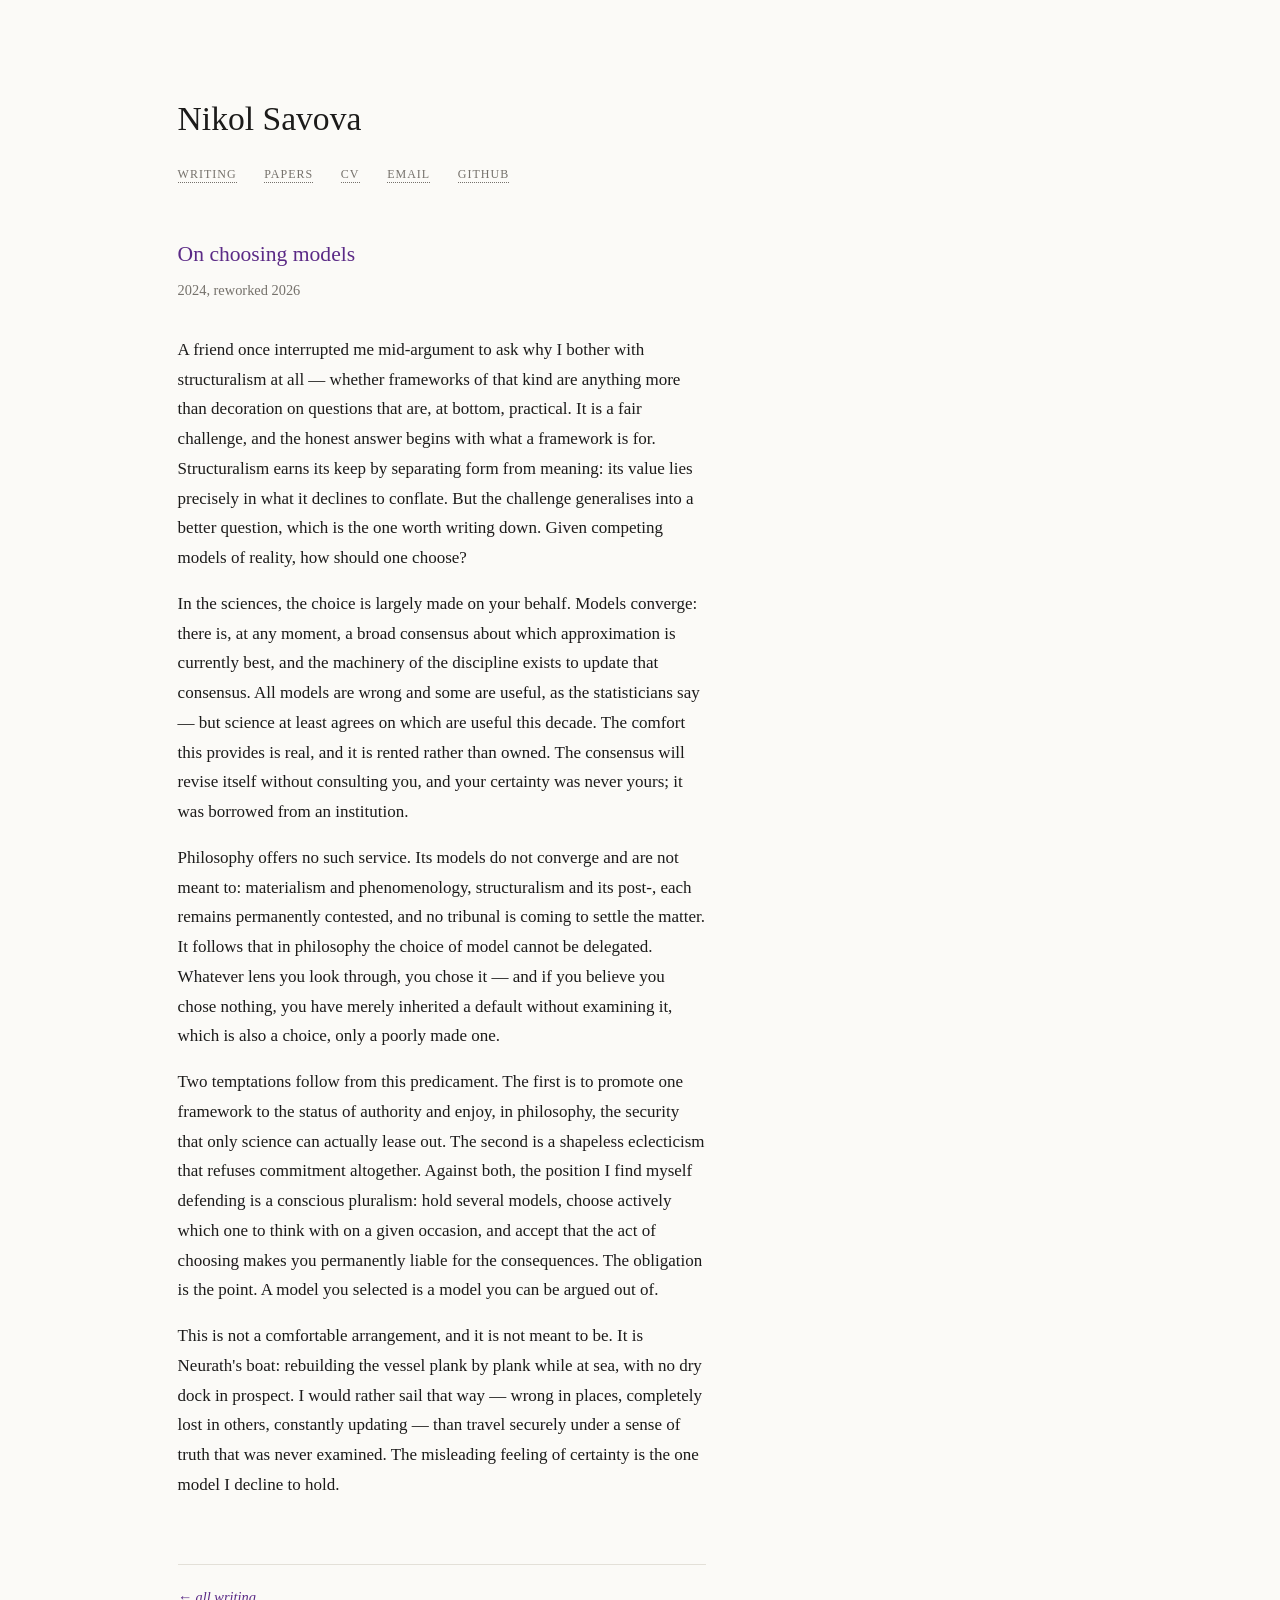
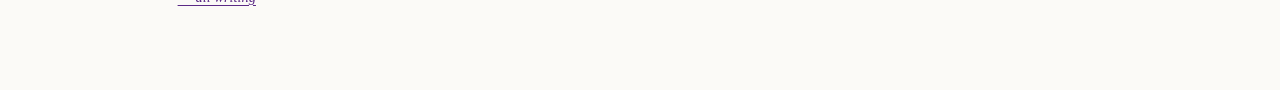
<file: writing/on-choosing-models.html>
<!DOCTYPE html>
<html lang="en">
<head>
  <meta charset="UTF-8">
  <meta name="viewport" content="width=device-width, initial-scale=1.0">
  <title>On choosing models — Nikol Savova</title>
  <link rel="stylesheet" href="../style.css">
</head>
<body>
  <main>
    <header>
      <h1><a class="home" href="../index.html">Nikol Savova</a></h1>
      <nav>
        <a href="../writing.html">writing</a>
        <a href="../papers.html">papers</a>
        <a href="../cv.pdf">cv</a>
        <a href="mailto:nikol.p.savova@gmail.com">email</a>
        <a href="https://github.com/NikolSavova" target="_blank" rel="noopener noreferrer">github</a>
      </nav>
    </header>

    <article>
      <h2>On choosing models</h2>
      <p class="date">2024, reworked 2026</p>

      <p>
        A friend once interrupted me mid-argument to ask why I bother with
        structuralism at all &mdash; whether frameworks of that kind are
        anything more than decoration on questions that are, at bottom,
        practical. It is a fair challenge, and the honest answer begins with
        what a framework is for. Structuralism earns its keep by separating
        form from meaning: its value lies precisely in what it declines to
        conflate. But the challenge generalises into a better question, which
        is the one worth writing down. Given competing models of reality, how
        should one choose?
      </p>

      <p>
        In the sciences, the choice is largely made on your behalf. Models
        converge: there is, at any moment, a broad consensus about which
        approximation is currently best, and the machinery of the discipline
        exists to update that consensus. All models are wrong and some are
        useful, as the statisticians say &mdash; but science at least agrees on
        which are useful this decade. The comfort this provides is real, and it
        is rented rather than owned. The consensus will revise itself without
        consulting you, and your certainty was never yours; it was borrowed
        from an institution.
      </p>

      <p>
        Philosophy offers no such service. Its models do not converge and are
        not meant to: materialism and phenomenology, structuralism and its
        post-, each remains permanently contested, and no tribunal is coming to
        settle the matter. It follows that in philosophy the choice of model
        cannot be delegated. Whatever lens you look through, you chose it
        &mdash; and if you believe you chose nothing, you have merely inherited
        a default without examining it, which is also a choice, only a poorly
        made one.
      </p>

      <p>
        Two temptations follow from this predicament. The first is to promote
        one framework to the status of authority and enjoy, in philosophy, the
        security that only science can actually lease out. The second is a
        shapeless eclecticism that refuses commitment altogether. Against both,
        the position I find myself defending is a conscious pluralism: hold
        several models, choose actively which one to think with on a given
        occasion, and accept that the act of choosing makes you permanently
        liable for the consequences. The obligation is the point. A model you
        selected is a model you can be argued out of.
      </p>

      <p>
        This is not a comfortable arrangement, and it is not meant to be. It
        is Neurath's boat: rebuilding the vessel plank by plank while at sea,
        with no dry dock in prospect. I would rather sail that way &mdash;
        wrong in places, completely lost in others, constantly updating &mdash;
        than travel securely under a sense of truth that was never examined.
        The misleading feeling of certainty is the one model I decline to hold.
      </p>
    </article>

    <footer>
      <p><a href="../writing.html">&larr; all writing</a></p>
    </footer>
  </main>
</body>
</html>
</file>
<file: style.css>
/* Nikol Savova — minimal, with a little mess */

:root {
  --text: #1c1b1a;
  --muted: #75716b;
  --bg: #fbfaf7;
  --accent: #5b2a86;
  --rule: #e3e0d8;
}

@media (prefers-color-scheme: dark) {
  :root {
    --text: #e8e6e1;
    --muted: #9a968e;
    --bg: #161514;
    --accent: #b794e6;
    --rule: #33312d;
  }
}

* {
  margin: 0;
  padding: 0;
  box-sizing: border-box;
}

body {
  background: var(--bg);
  color: var(--text);
  font-family: Georgia, 'Times New Roman', serif;
  font-size: 1.0625rem;
  line-height: 1.75;
}

main {
  max-width: 36rem;
  width: 100%;
  padding: 10vh 1.5rem 5rem;
  margin-left: clamp(1rem, 12vw, 14rem);
}

@media (max-width: 640px) {
  main {
    margin-left: 0;
  }
}

/* header */

header {
  margin-bottom: 3rem;
}

.portrait {
  display: block;
  width: 8rem;
  height: auto;
  margin-bottom: 1.5rem;
}

h1 {
  font-size: 2.1rem;
  font-weight: normal;
  display: inline-block;
}

h1 .home,
h1 a {
  color: var(--text);
  text-decoration: none;
}

nav {
  margin-top: 0.6rem;
  font-size: 1.05rem;
  font-variant: small-caps;
  letter-spacing: 0.06em;
}

nav a {
  color: var(--muted);
  text-decoration: none;
  border-bottom: 1px dotted var(--muted);
  margin-right: 1.4rem;
}

nav a:hover,
nav a[aria-current="page"] {
  color: var(--accent);
  border-bottom-color: var(--accent);
}

/* sections */

section {
  margin-bottom: 3rem;
}

section p + p {
  margin-top: 1.2rem;
}

h2 {
  font-size: 1.3rem;
  font-weight: normal;
  font-variant: small-caps;
  letter-spacing: 0.1em;
  color: var(--accent);
  margin-bottom: 1rem;
}

.aside {
  font-variant: normal;
  letter-spacing: 0;
  font-size: 0.9rem;
  font-style: italic;
  color: var(--muted);
  margin-left: 0.75rem;
}

.intro {
  margin-bottom: 3rem;
}

/* lists */

.facts,
.conjectures {
  list-style: none;
}

.facts li,
.conjectures li {
  margin-bottom: 0.6rem;
  padding-left: 1.4rem;
  position: relative;
}

.facts li::before {
  content: "\22A8"; /* ⊨ */
  position: absolute;
  left: 0;
  color: var(--accent);
}

.conjectures li::before {
  content: "\22A2";
  position: absolute;
  left: 0;
  color: var(--accent);
}

/* links in prose */

a {
  color: var(--accent);
  text-decoration: underline;
  text-decoration-thickness: 1px;
  text-underline-offset: 3px;
}

a:hover {
  text-decoration-style: wavy;
}

.post-link {
  font-size: 0.9rem;
  white-space: nowrap;
}

/* writing page */

.post-list {
  list-style: none;
}

.post-list li {
  margin-bottom: 0.8rem;
}

.post-list .date {
  font-family: 'Courier New', monospace;
  font-size: 0.9rem;
  color: var(--muted);
  margin-right: 0.75rem;
}

.post-list .note {
  font-size: 0.9rem;
  font-style: italic;
  color: var(--muted);
  margin-left: 0.5rem;
}

article h2 {
  font-variant: normal;
  letter-spacing: 0;
  font-size: 1.35rem;
  margin-bottom: 0.25rem;
}

article .date {
  font-size: 0.9rem;
  color: var(--muted);
  margin-bottom: 2rem;
}

article p {
  margin-bottom: 1rem;
}

.quiet {
  color: var(--muted);
  font-style: italic;
  font-size: 0.9rem;
}

/* footer */

footer {
  margin-top: 4rem;
  padding-top: 1.25rem;
  border-top: 1px solid var(--rule);
  font-size: 0.9rem;
  font-style: italic;
  color: var(--muted);
}
</file>
